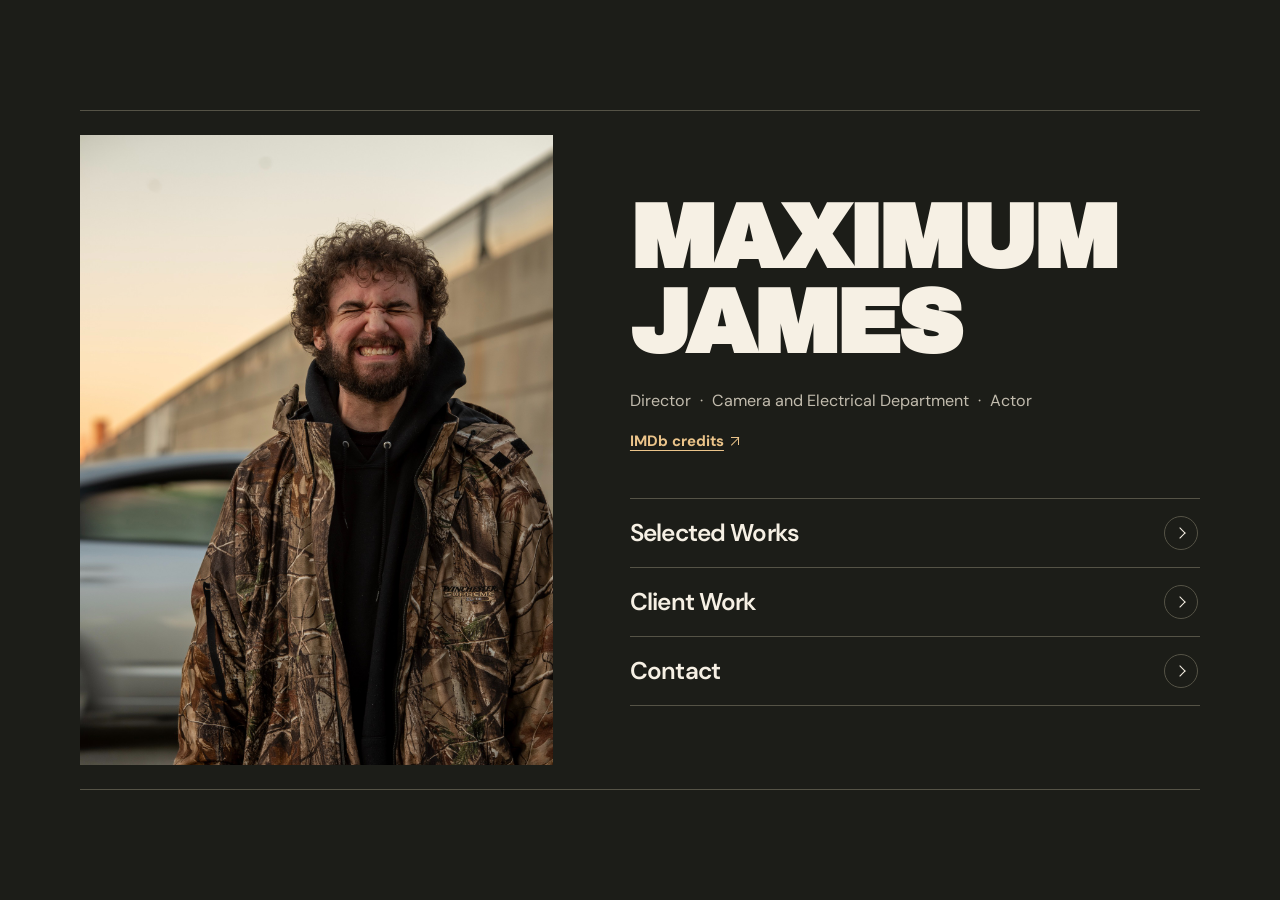
<file: index.html>
<!doctype html>
<html lang="en">
<head>
  <meta charset="utf-8">
  <meta name="viewport" content="width=device-width, initial-scale=1">
  <meta name="description" content="Maximum James, director and filmmaker. Explore selected works, client work, and IMDb credits.">
  <meta name="theme-color" content="#1c1d18">
  <title>Maximum James</title>
  <link rel="canonical" href="https://maximumjames.net/">
  <script>
    if (location.protocol !== "file:" && location.pathname.endsWith("/index.html")) {
      history.replaceState(null, "", "./" + location.search + location.hash);
    }
  </script>
  <link rel="preconnect" href="https://fonts.googleapis.com">
  <link rel="preconnect" href="https://fonts.gstatic.com" crossorigin>
  <link rel="stylesheet" href="https://fonts.googleapis.com/css2?family=Archivo+Black&family=DM+Sans:wght@400;500;600;700&display=swap">
  <link rel="stylesheet" href="styles.css">
  <script src="click-sound.js" defer></script>
</head>
<body class="home-page">
  <main class="portfolio">
    <header class="identity">
      <h1>MAXIMUM <span>JAMES</span></h1>
      <p class="roles"><span>Director</span> <span>Camera and Electrical Department</span> <span>Actor</span></p>
      <a class="imdb" href="https://www.imdb.com/name/nm7447537/">IMDb credits <span class="external-arrow" aria-hidden="true"></span></a>
    </header>

    <img class="portrait" src="headshot.jpg" width="1536" height="2048" alt="Maximum James smiling in a camouflage jacket">

    <nav class="work" aria-label="Portfolio work">
      <a class="work-link" href="selected-works/">Selected Works <span class="chevron" aria-hidden="true"></span></a>
      <a class="work-link" href="client-work/">Client Work <span class="chevron" aria-hidden="true"></span></a>
      <a class="work-link" href="contact/">Contact <span class="chevron" aria-hidden="true"></span></a>
    </nav>
  </main>
</body>
</html>
</file>
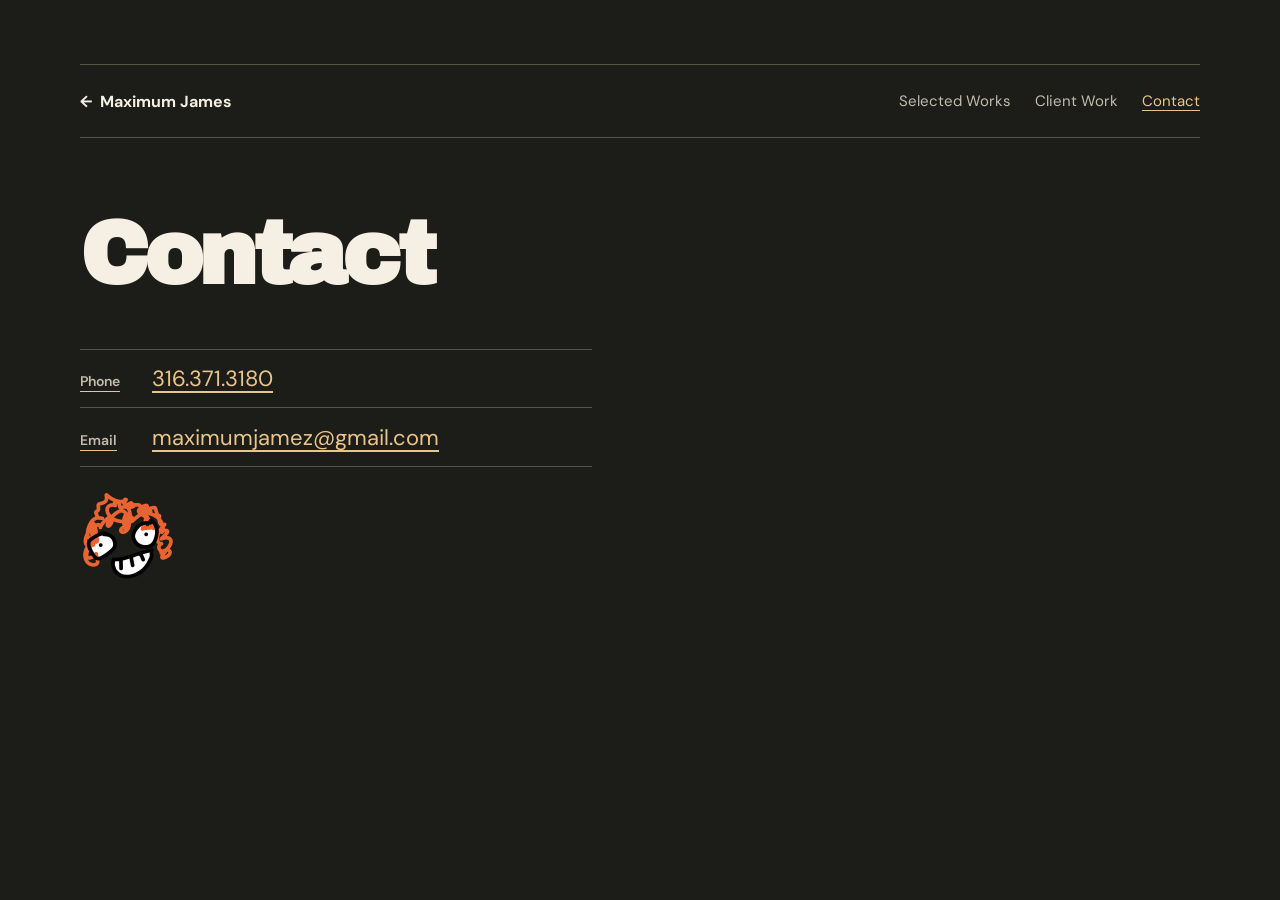
<file: contact/index.html>
<!doctype html>
<html lang="en">
<head>
  <meta charset="utf-8">
  <meta name="viewport" content="width=device-width, initial-scale=1">
  <meta name="description" content="Contact Maximum James by phone or email.">
  <meta name="theme-color" content="#1c1d18">
  <title>Contact | Maximum James</title>
  <base href="../">
  <link rel="canonical" href="https://maximumjames.net/contact/">
  <link rel="preconnect" href="https://fonts.googleapis.com">
  <link rel="preconnect" href="https://fonts.gstatic.com" crossorigin>
  <link rel="stylesheet" href="https://fonts.googleapis.com/css2?family=Archivo+Black&family=DM+Sans:wght@400;500;600;700&display=swap">
  <link rel="stylesheet" href="styles.css">
  <script src="click-sound.js" defer></script>
  <link rel="stylesheet" href="secret-game.css">
  <script src="secret-game.js" defer></script>
  <style>
    .contact-details {
      max-width: 32rem;
      border-top: 1px solid var(--line);
      font-style: normal;
    }

    .contact-details a {
      display: flex;
      align-items: baseline;
      flex-wrap: wrap;
      column-gap: 1.25rem;
      padding: 0.9rem 0;
      border-bottom: 1px solid var(--line);
      font-size: clamp(1rem, 3vw, 1.375rem);
      overflow-wrap: anywhere;
    }

    .contact-label {
      flex: 0 0 3.25rem;
      color: var(--muted);
      font-size: 0.875rem;
      font-weight: 600;
    }

    .contact-logo {
      display: block;
      width: 96px;
      height: auto;
      margin-top: 1.5rem;
    }
  </style>
</head>
<body>
  <main class="gallery">
    <nav class="gallery-nav" aria-label="Portfolio pages">
      <a class="home-link" href="./"><span aria-hidden="true">←</span> Maximum James</a>
      <div class="gallery-sections">
        <a href="selected-works/">Selected Works</a>
        <a href="client-work/">Client Work</a>
        <a href="contact/" aria-current="page">Contact</a>
      </div>
    </nav>

    <h1>Contact</h1>
    <address class="contact-details">
      <a href="tel:+13163713180"><span class="contact-label">Phone</span><span>316.371.3180</span></a>
      <a href="mailto:maximumjamez@gmail.com"><span class="contact-label">Email</span><span>maximumjamez@gmail.com</span></a>
    </address>
    <button class="contact-head" type="button" data-game-trigger aria-label="Open hidden game" aria-haspopup="dialog" aria-controls="secret-game">
      <img class="contact-logo" src="[data-uri]" width="96" height="96" alt="">
    </button>
  </main>
  <dialog class="secret-game" id="secret-game" aria-labelledby="game-title" aria-describedby="game-song">
    <div class="game-toolbar">
      <h2 id="game-title">360 Degrees</h2>
      <button class="game-close" type="button" data-game-close aria-label="Close game" autofocus>Close</button>
    </div>
    <div class="game-screen" data-game-screen></div>
    <p class="game-song" id="game-song">My song <em>Full Circle</em> is featured in the game's shuffled soundtrack.</p>
    <p class="game-credit">A game by <a href="https://www.newgrounds.com/portal/view/835966" target="_blank" rel="noopener noreferrer">Stepford</a>.</p>
  </dialog>
</body>
</html>
</file>
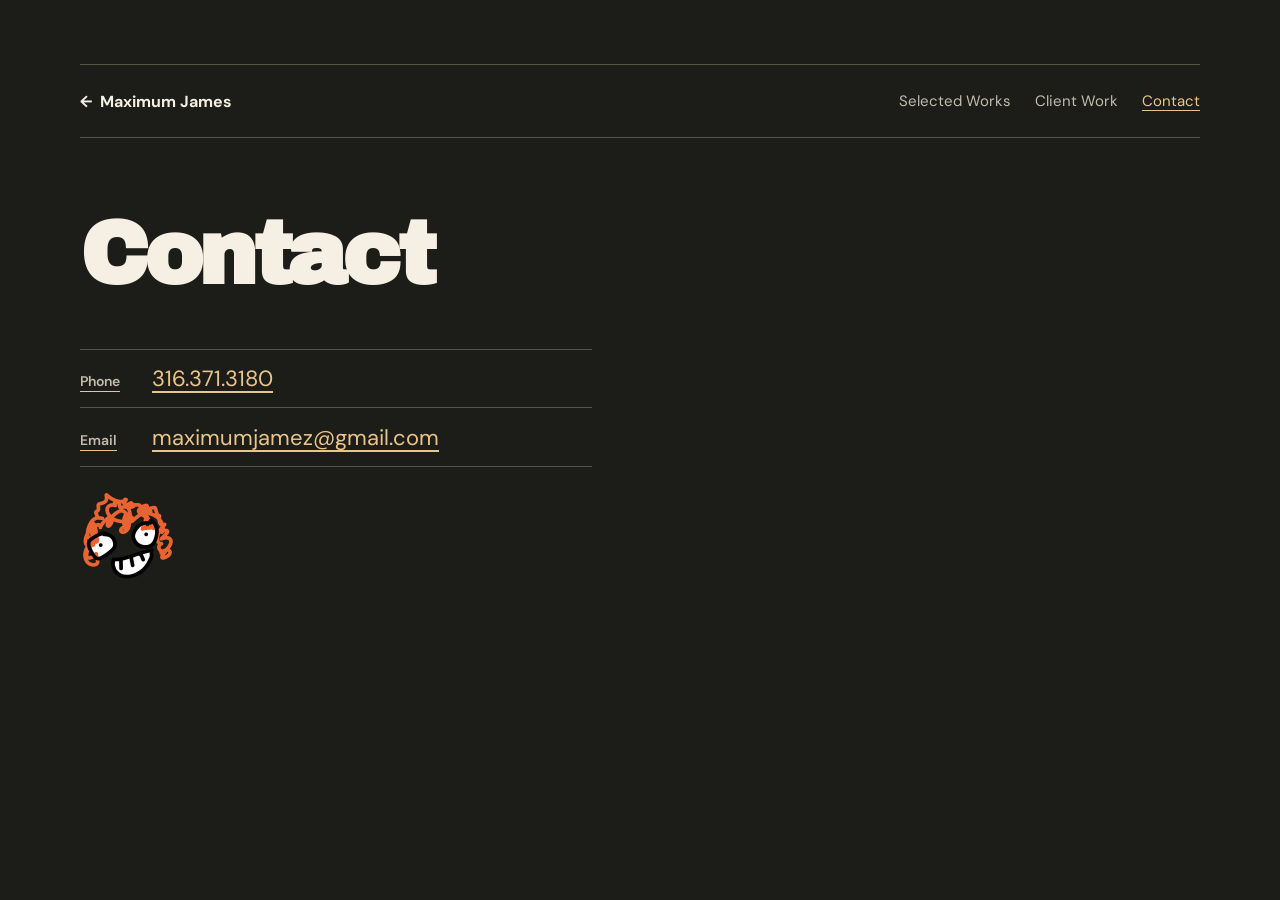
<file: contact.html>
<!doctype html>
<html lang="en">
<head>
  <meta charset="utf-8">
  <title>Contact | Maximum James</title>
  <link rel="canonical" href="https://maximumjames.net/contact/">
  <script>
    location.replace("./contact/" + location.search + location.hash);
  </script>
  <noscript><meta http-equiv="refresh" content="0; url=./contact/"></noscript>
</head>
<body>
  <p><a href="./contact/">Go to Contact</a></p>
</body>
</html>
</file>
<file: styles.css>
:root {
  color-scheme: dark;
  --background: #1c1d18;
  --foreground: #f6f0e4;
  --muted: #c2bcae;
  --accent: #ebc48a;
  --line: #555346;
  --gutter: clamp(20px, 6vw, 100px);
  --display-font: "Archivo Black", "Arial Black", Arial, sans-serif;
  font-family: "DM Sans", system-ui, sans-serif;
  background: var(--background);
  color: var(--foreground);
}

*, *::before, *::after {
  box-sizing: border-box;
}

body {
  margin: 0;
}

.home-page {
  min-height: 100vh;
  min-height: 100svh;
  display: grid;
  align-items: center;
}

.portfolio {
  width: min(1120px, calc(100% - 2 * var(--gutter)));
  margin: clamp(28px, 5vw, 64px) auto;
  padding-block: 24px;
  border-block: 1px solid var(--line);
  display: grid;
  grid-template: "portrait identity" auto "portrait work" 1fr / minmax(0, 0.83fr) minmax(0, 1fr);
  column-gap: clamp(32px, 6vw, 84px);
  row-gap: 42px;
  align-items: start;
}

.identity {
  grid-area: identity;
  padding-top: clamp(8px, 4.7vw, 64px);
}

.identity h1 {
  margin: 0 0 23px;
  font-family: var(--display-font);
  font-weight: 900;
  font-size: clamp(49px, 7.1vw, 105px);
  line-height: 0.94;
  letter-spacing: -0.04em;
}

.identity h1 span {
  display: block;
}

.roles {
  display: flex;
  flex-wrap: wrap;
  gap: 3px 9px;
  margin: 0 0 13px;
  color: var(--muted);
  font-size: clamp(0.875rem, 1.26vw, 1.0625rem);
  line-height: 1.5;
}

.roles span {
  display: inline-flex;
  align-items: baseline;
  gap: 9px;
}

.roles span + span::before {
  content: "·" / "";
}

a {
  color: var(--accent);
  text-underline-offset: 0.24em;
}

a:hover {
  color: var(--foreground);
}

:focus-visible {
  outline: 2px solid var(--accent);
  outline-offset: 5px;
}

.imdb {
  display: inline-flex;
  align-items: center;
  gap: 7px;
  min-height: 30px;
  font-size: 0.9375rem;
  font-weight: 700;
}

.external-arrow {
  position: relative;
  width: 8px;
  height: 8px;
  border-top: 1px solid currentColor;
  border-right: 1px solid currentColor;
}

.external-arrow::before {
  content: "";
  position: absolute;
  top: -1px;
  right: -1px;
  width: 11px;
  height: 1px;
  background: currentColor;
  transform: rotate(-45deg);
  transform-origin: right center;
}

.portrait {
  grid-area: portrait;
  display: block;
  width: 100%;
  height: auto;
  background: #37332b;
}

.work {
  grid-area: work;
  border-top: 1px solid var(--line);
}

.work-link {
  border-bottom: 1px solid var(--line);
  display: flex;
  align-items: center;
  justify-content: space-between;
  gap: 16px;
  min-height: 69px;
  padding: 12px 2px 12px 0;
  color: var(--foreground);
  text-decoration: none;
  font-size: clamp(1.25rem, 1.9vw, 1.625rem);
  font-weight: 600;
  letter-spacing: -0.035em;
}

.work-link:hover {
  color: var(--accent);
}

.chevron {
  display: grid;
  place-items: center;
  flex: 0 0 34px;
  height: 34px;
  border: 1px solid var(--line);
  border-radius: 50%;
}

.chevron::before {
  content: "";
  width: 8px;
  height: 8px;
  margin-right: 3px;
  border-top: 1.5px solid currentColor;
  border-right: 1.5px solid currentColor;
  transform: rotate(45deg);
}

.gallery {
  width: min(1120px, calc(100% - 2 * var(--gutter)));
  margin: clamp(24px, 5vw, 64px) auto;
  border-top: 1px solid var(--line);
}

.gallery-nav {
  display: flex;
  align-items: center;
  flex-wrap: wrap;
  justify-content: space-between;
  gap: 10px 28px;
  padding: 14px 0;
  border-bottom: 1px solid var(--line);
}

.gallery-nav a {
  display: inline-flex;
  align-items: center;
  min-height: 44px;
  color: var(--muted);
  text-decoration: none;
}

.gallery-nav .home-link {
  gap: 8px;
  color: var(--foreground);
  font-weight: 700;
}

.gallery-nav a:hover,
.gallery-nav [aria-current="page"] {
  color: var(--accent);
  text-decoration: underline;
}

.gallery-sections {
  display: flex;
  flex-wrap: wrap;
  gap: 0 24px;
  font-size: 0.9375rem;
}

.gallery h1 {
  margin: clamp(32px, 6vw, 72px) 0 clamp(24px, 4vw, 48px);
  font-family: var(--display-font);
  font-size: clamp(2.5rem, 7vw, 5.5rem);
  line-height: 1.03;
  letter-spacing: -0.05em;
}

.video-grid:not([hidden]) {
  display: grid;
  grid-template-columns: repeat(2, minmax(0, 1fr));
  gap: 30px clamp(24px, 4vw, 44px);
  margin: 0;
  padding: 0;
  list-style: none;
}

.video-card {
  border-bottom: 1px solid var(--line);
  padding-bottom: 17px;
}

.video-card h2 {
  margin: 12px 0 0;
  font-size: clamp(1rem, 1.8vw, 1.25rem);
  font-weight: 600;
  overflow-wrap: anywhere;
}

.video-player {
  display: block;
  width: 100%;
  height: auto;
  min-height: 200px;
  aspect-ratio: 16 / 9;
  border: 0;
  background: #12130f;
}

video.video-player {
  object-fit: contain;
}

.video-launcher {
  position: relative;
  padding: 0;
  overflow: hidden;
  cursor: pointer;
}

.video-launcher img {
  position: absolute;
  inset: 0;
  width: 100%;
  height: 100%;
  object-fit: cover;
}

.video-play-icon {
  position: absolute;
  top: 50%;
  left: 50%;
  display: grid;
  place-items: center;
  width: 64px;
  height: 48px;
  border: 1px solid var(--foreground);
  border-radius: 8px;
  background: rgb(28 29 24 / 90%);
  color: var(--foreground);
  transform: translate(-50%, -50%);
}

.video-play-icon::before {
  content: "";
  margin-left: 4px;
  border-block: 9px solid transparent;
  border-left: 14px solid currentColor;
}

.video-launcher:hover .video-play-icon,
.video-launcher:focus-visible .video-play-icon {
  border-color: var(--accent);
  color: var(--accent);
}

.video-empty {
  margin: 0;
  padding: 16px 0;
  border-block: 1px solid var(--line);
  color: var(--muted);
}

@media (max-width: 860px) {
  .video-grid:not([hidden]) {
    grid-template-columns: minmax(0, 1fr);
  }
}

@media (max-width: 740px) {
  .portfolio {
    width: min(470px, calc(100% - 2 * var(--gutter)));
    grid-template: "identity" auto "portrait" auto "work" auto / minmax(0, 1fr);
    gap: 24px;
    padding-block: 24px 0;
    border-bottom: 0;
  }

  .identity {
    padding-top: 0;
  }

  .identity h1 {
    font-size: clamp(42px, 11vw, 72px);
    margin-bottom: 14px;
  }

  .roles {
    margin-bottom: 6px;
  }

  .work-link {
    min-height: 62px;
  }
}
</file>
